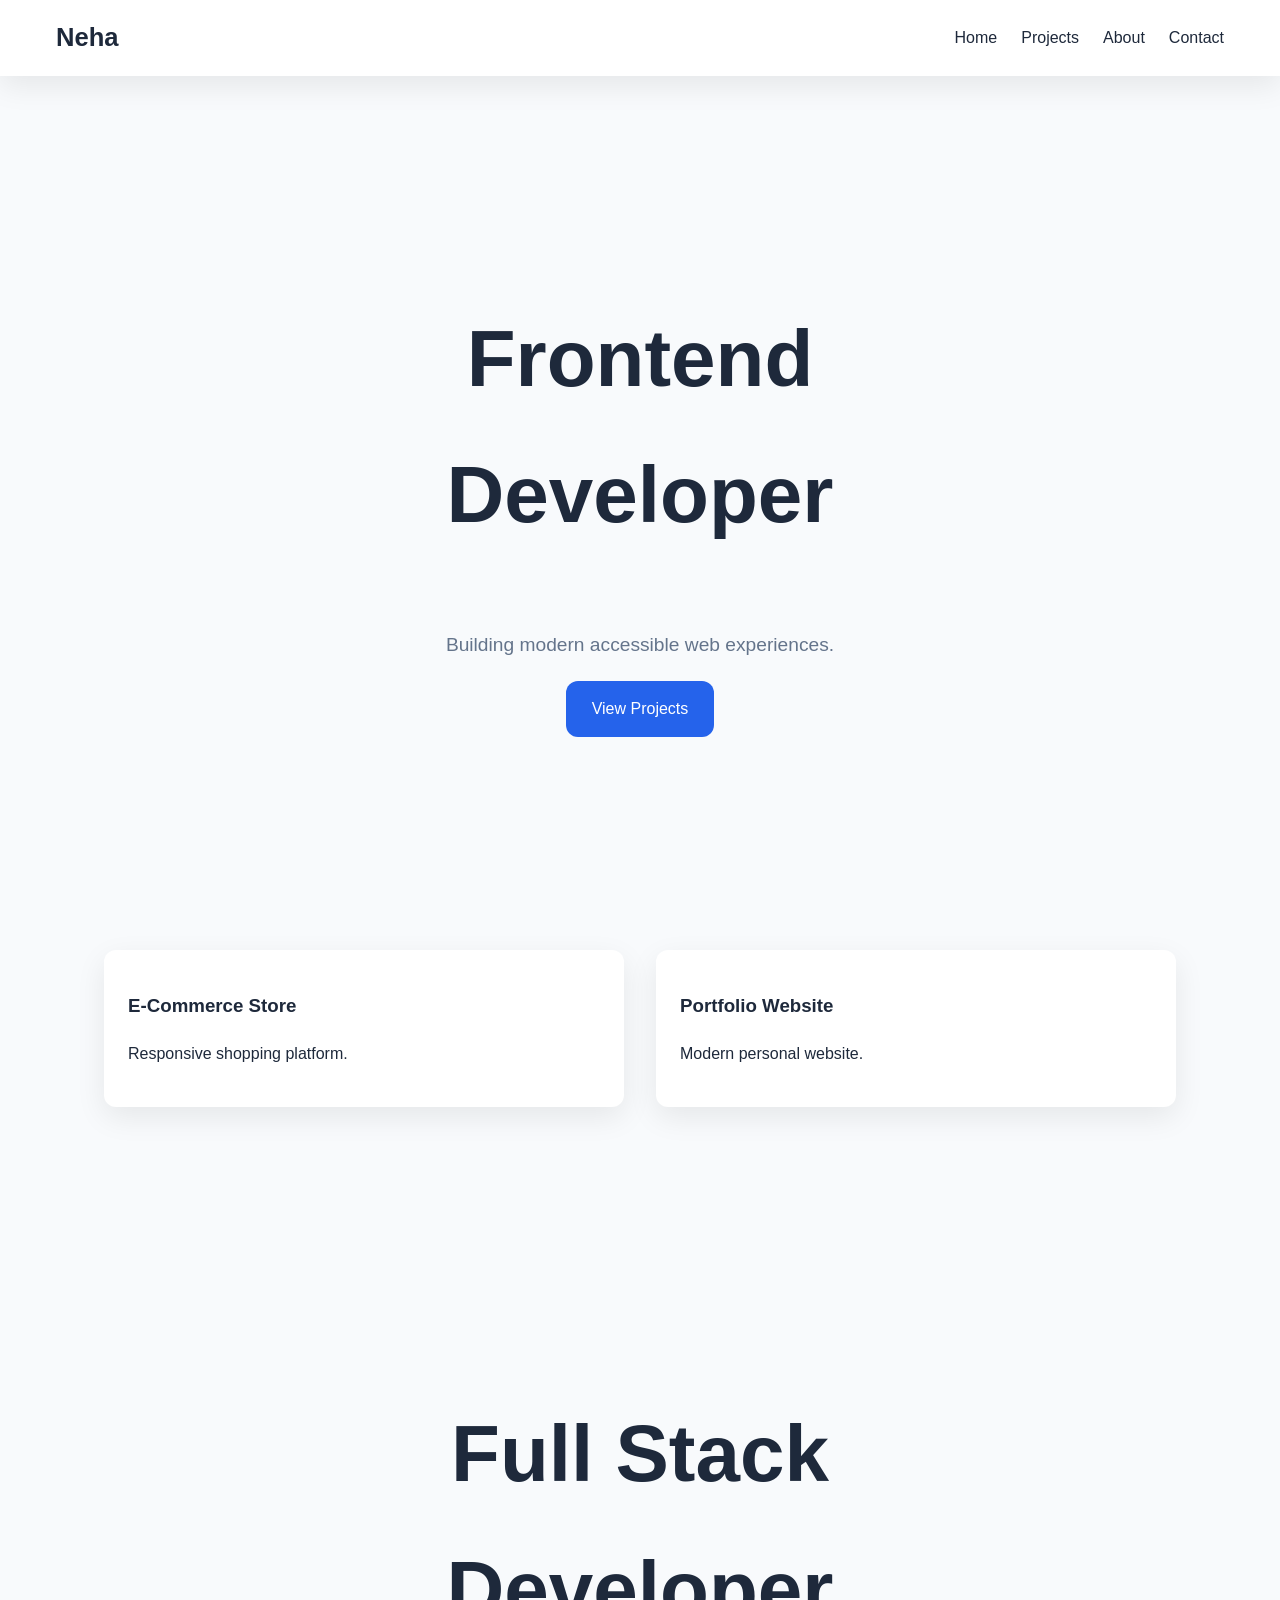
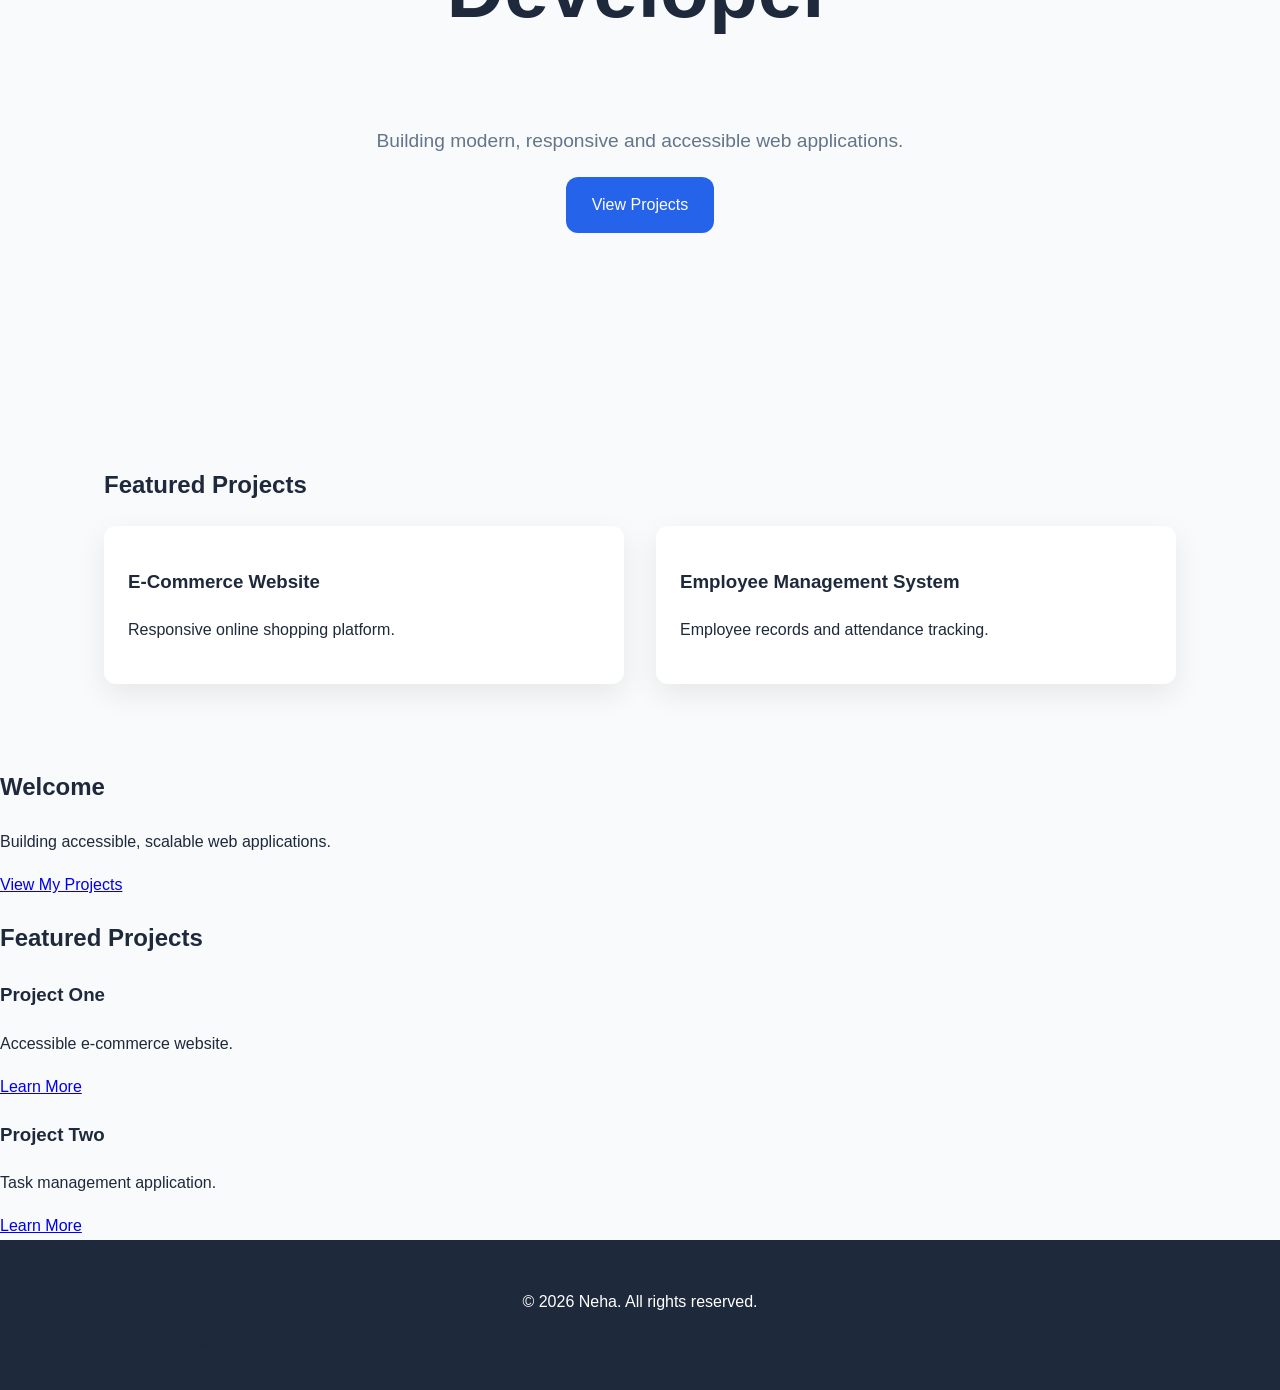
<file: index.html>
<!DOCTYPE html>
<html lang="en">
<head>
<meta charset="UTF-8">
<meta name="viewport" content="width=device-width, initial-scale=1.0">

<title>Neha | Full Stack Developer Portfolio</title>

<meta name="description"
content=" portfolio showcasing web development projects, skills, experience, and contact information.">

<meta name="keywords"
content="Portfolio, Full Stack Developer, HTML, CSS, JavaScript">

<meta name="author" content="Neha">

<meta name="robots" content="index,follow">

<link rel="canonical"
href="https://example.com/">

<meta property="og:title"
content="Neha Portfolio">

<meta property="og:description"
content="Explore projects and experience of Neha.">

<meta property="og:type"
content="website">

<meta property="og:url"
content="https://example.com">

<meta property="og:image"
content="images/preview.jpg">

<link rel="stylesheet"
href="styles.css">
</head>

<body>

<a class="skip-link" href="#main-content">
Skip to main content
</a>

<header>
    <div class="header-container">

        <div class="logo">
            Neha
        </div>

        <nav>
            <ul>
                <li><a href="#">Home</a></li>
                <li><a href="#">Projects</a></li>
                <li><a href="#">About</a></li>
                <li><a href="#">Contact</a></li>
            </ul>
        </nav>

    </div>
</header>

<section class="hero">
    <div class="hero-content">
        <h1>Frontend Developer</h1>
        <p>
            Building modern accessible web experiences.
        </p>

        <a href="#" class="btn">
            View Projects
        </a>
    </div>
</section>

<section class="projects container">
    <div class="projects-grid">

        <article class="card">
            <h3>E-Commerce Store</h3>
            <p>Responsive shopping platform.</p>
        </article>

        <article class="card">
            <h3>Portfolio Website</h3>
            <p>Modern personal website.</p>
        </article>

    </div>
</section>

<main id="main-content">
    <section class="hero">

    <div class="hero-content">

        <h1>
            Full Stack Developer
        </h1>

        <p>
            Building modern, responsive and accessible web applications.
        </p>

        <a href="projects.html" class="btn">
            View Projects
        </a>

    </div>

</section>
<section class="projects container">

    <h2>Featured Projects</h2>

    <div class="projects-grid">

        <article class="card">

            <h3>E-Commerce Website</h3>

            <p>
                Responsive online shopping platform.
            </p>

        </article>

        <article class="card">

            <h3>Employee Management System</h3>

            <p>
                Employee records and attendance tracking.
            </p>

        </article>

    </div>

</section>

<section aria-labelledby="hero-title">

<h2 id="hero-title">
Welcome
</h2>

<p>
Building accessible, scalable web applications.
</p>

<a href="projects.html">
View My Projects
</a>

</section>

<section aria-labelledby="featured-projects">

<h2 id="featured-projects">
Featured Projects
</h2>

<article>

<h3>Project One</h3>

<p>
Accessible e-commerce website.
</p>

<a href="#">
Learn More
</a>

</article>

<article>

<h3>Project Two</h3>

<p>
Task management application.
</p>

<a href="#">
Learn More
</a>

</article>

</section>

</main>

<footer>

<p>
© 2026 Neha. All rights reserved.
</p>

<nav aria-label="Social Links">

<ul>

<li><a href="#" aria-label="GitHub Profile">GitHub</a></li>

<li><a href="#" aria-label="LinkedIn Profile">LinkedIn</a></li>

<li><a href="#" aria-label="Twitter Profile">Twitter</a></li>

</ul>

</nav>

</footer>

</body>
</html>
</file>
<file: styles.css>
/* =========================
   CSS VARIABLES
========================= */

:root {
    --primary: #2563eb;
    --secondary: #1e293b;
    --accent: #38bdf8;

    --bg: #f8fafc;
    --surface: #ffffff;

    --text: #1e293b;
    --text-light: #64748b;

    --border: #e2e8f0;

    --shadow:
        0 10px 30px rgba(0,0,0,.08);

    --radius: 12px;

    --transition: 0.3s ease;
}

/* Dark Mode */

[data-theme="dark"] {
    --bg: #0f172a;
    --surface: #1e293b;
    --text: #f8fafc;
    --text-light: #cbd5e1;
    --border: #334155;
}

/* =========================
   RESET
========================= */

*,
*::before,
*::after {
    box-sizing: border-box;
}

html {
    scroll-behavior: smooth;
}

body {
    margin: 0;
    font-family:
        Inter,
        Segoe UI,
        sans-serif;

    background: var(--bg);
    color: var(--text);

    line-height: 1.7;

    transition:
        background var(--transition),
        color var(--transition);
}

/* =========================
   SKIP LINK
========================= */

.skip-link {
    position: absolute;
    left: -9999px;
}

.skip-link:focus {
    left: 20px;
    top: 20px;

    background: #000;
    color: #fff;

    padding: 12px;
    z-index: 9999;
}

/* =========================
   HEADER
========================= */

header {
    background: var(--surface);

    position: sticky;
    top: 0;

    z-index: 1000;

    box-shadow: var(--shadow);
}

.header-container {
    max-width: 1200px;

    margin: auto;

    padding: 1rem;

    display: flex;

    justify-content: space-between;
    align-items: center;
}

.logo {
    font-size: 1.6rem;
    font-weight: 700;
}

/* =========================
   NAVIGATION
========================= */

nav ul {
    list-style: none;

    display: flex;
    gap: 1.5rem;

    margin: 0;
    padding: 0;
}

nav a {
    text-decoration: none;
    color: var(--text);

    font-weight: 500;

    transition: color .3s;
}

nav a:hover {
    color: var(--primary);
}

/* =========================
   HERO SECTION
========================= */

.hero {
    min-height: 90vh;

    display: grid;

    place-items: center;

    text-align: center;

    padding: 2rem;
}

.hero-content {
    max-width: 700px;
}

.hero h1 {
    font-size: clamp(2.5rem, 8vw, 5rem);
}

.hero p {
    font-size: 1.2rem;

    color: var(--text-light);
}

/* =========================
   BUTTONS
========================= */

.btn {
    display: inline-block;

    padding: .9rem 1.6rem;

    border-radius: var(--radius);

    background: var(--primary);
    color: white;

    text-decoration: none;

    transition: transform .3s;
}

.btn:hover {
    transform: translateY(-3px);
}

/* =========================
   MAIN GRID LAYOUT
========================= */

.container {
    max-width: 1200px;

    margin: auto;

    padding: 2rem;
}

.grid-layout {
    display: grid;

    grid-template-columns:
        repeat(auto-fit,
        minmax(300px,1fr));

    gap: 2rem;
}

/* =========================
   CARDS
========================= */

.card {
    background: var(--surface);

    border-radius: var(--radius);

    padding: 1.5rem;

    box-shadow: var(--shadow);

    transition: transform .3s;
}

.card:hover {
    transform: translateY(-8px);
}

.card img {
    width: 100%;

    border-radius: 10px;
}

.card h3 {
    margin-top: 1rem;
}

/* =========================
   PROJECTS SECTION
========================= */

.projects {
    padding: 5rem 0;
}

.projects-grid {
    display: grid;

    grid-template-columns:
        repeat(auto-fit,
        minmax(320px,1fr));

    gap: 2rem;
}

/* =========================
   ABOUT SECTION
========================= */

.about {
    display: grid;

    gap: 2rem;

    align-items: center;
}

.about img {
    width: 100%;
    border-radius: 20px;
}

/* =========================
   CONTACT FORM
========================= */

form {
    display: grid;
    gap: 1rem;
}

input,
textarea {
    width: 100%;

    padding: 1rem;

    border: 1px solid var(--border);

    border-radius: 8px;

    background: var(--surface);

    color: var(--text);
}

button {
    background: var(--primary);

    color: white;

    border: none;

    padding: 1rem;

    border-radius: 8px;

    cursor: pointer;
}

button:hover {
    opacity: .9;
}

/* =========================
   ACCESSIBILITY
========================= */

a:focus,
button:focus,
input:focus,
textarea:focus {
    outline: 3px solid var(--accent);
    outline-offset: 3px;
}

/* =========================
   FOOTER
========================= */

footer {
    background: var(--secondary);

    color: white;

    text-align: center;

    padding: 2rem;
}

/* =========================
   MOBILE FIRST
========================= */

@media (max-width: 768px) {

    .header-container {
        flex-direction: column;
        gap: 1rem;
    }

    nav ul {
        flex-direction: column;
        text-align: center;
    }

    .hero {
        min-height: 70vh;
    }
}

/* =========================
   TABLET
========================= */

@media (min-width: 769px) {

    .about {
        grid-template-columns:
            1fr 1fr;
    }
}

/* =========================
   DESKTOP
========================= */

@media (min-width: 1024px) {

    .hero h1 {
        font-size: 5rem;
    }

    .container {
        padding: 4rem;
    }
}
</file>
